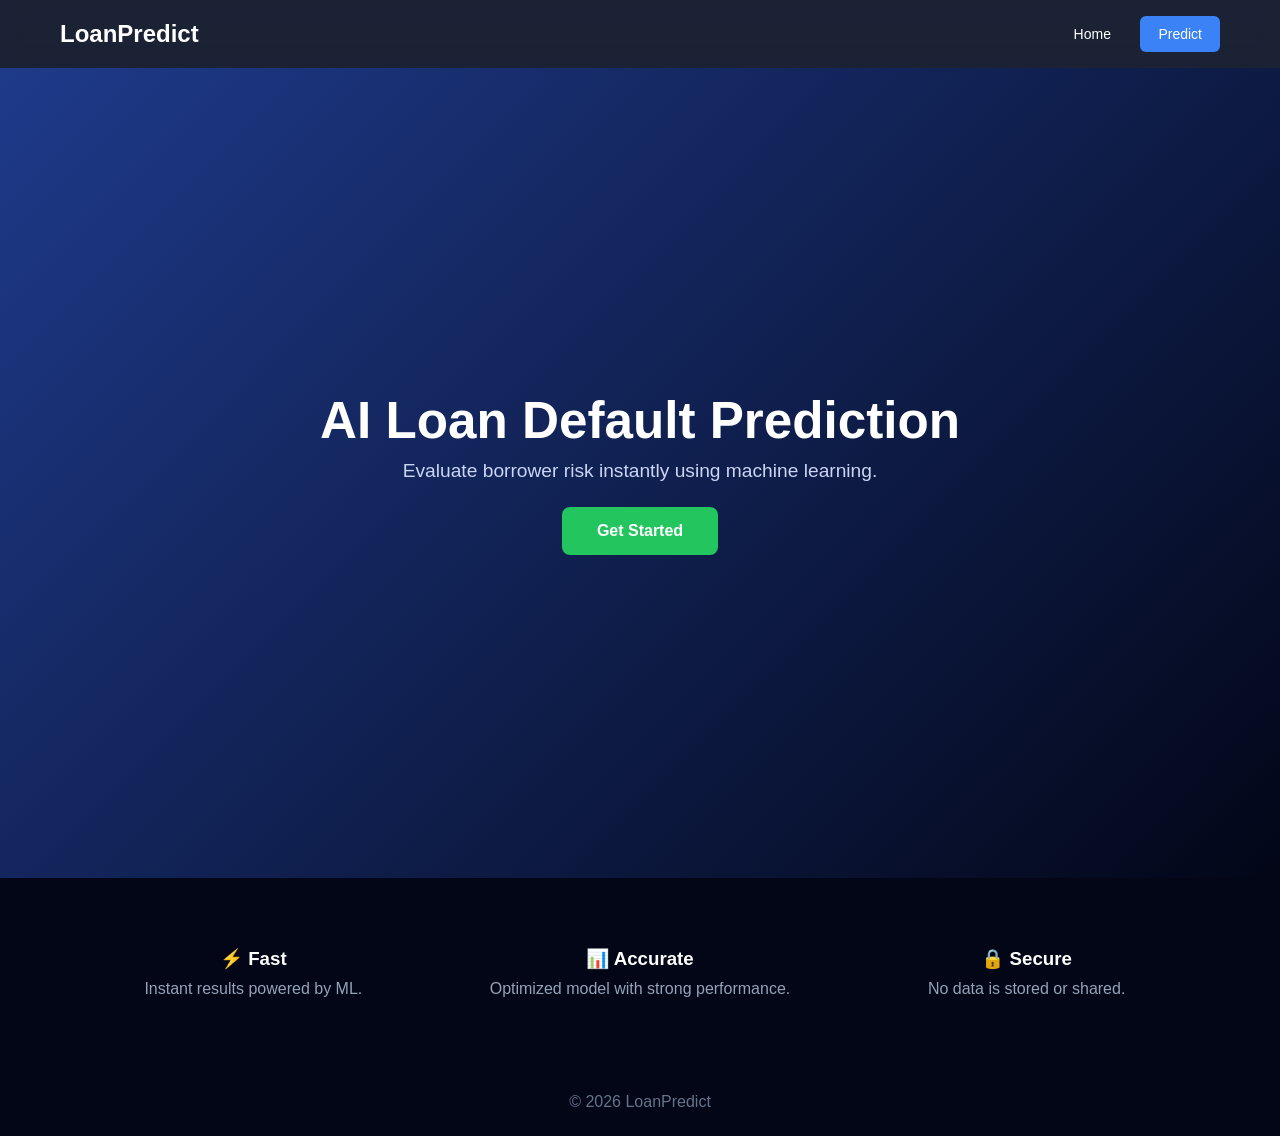
<file: templates/index.html>
<!DOCTYPE html>
<html lang="en">
<head>
<meta charset="UTF-8">
<meta name="viewport" content="width=device-width, initial-scale=1.0">
<title>LoanPredict</title>

<style>
* {
    margin: 0;
    padding: 0;
    box-sizing: border-box;
}

body {
    font-family: 'Segoe UI', sans-serif;
    background: #0f172a;
    color: white;
}

/* Navbar */
.navbar {
    display: flex;
    justify-content: space-between;
    align-items: center;
    padding: 20px 60px;
    background: rgba(255,255,255,0.05);
    backdrop-filter: blur(12px);
}

.navbar h2 {
    font-weight: 600;
}

.nav-links a {
    color: white;
    text-decoration: none;
    margin-left: 25px;
    font-size: 14px;
}

.nav-links a:last-child {
    background: #3b82f6;
    padding: 10px 18px;
    border-radius: 6px;
}

/* Hero */
.hero {
    height: 90vh;
    display: flex;
    flex-direction: column;
    justify-content: center;
    align-items: center;
    background: linear-gradient(135deg, #1e3a8a, #020617);
    text-align: center;
}

.hero h1 {
    font-size: 3.2rem;
    margin-bottom: 10px;
}

.hero p {
    color: #cbd5f5;
    font-size: 1.2rem;
}

.hero .btn {
    margin-top: 25px;
    padding: 15px 35px;
    background: #22c55e;
    border-radius: 8px;
    text-decoration: none;
    color: white;
    font-weight: 600;
}

/* Features */
.features {
    display: flex;
    justify-content: space-around;
    padding: 70px 60px;
    background: #020617;
}

.feature {
    width: 30%;
    text-align: center;
}

.feature h3 {
    margin-bottom: 10px;
}

.feature p {
    color: #94a3b8;
}

/* Footer */
.footer {
    text-align: center;
    padding: 25px;
    background: #020617;
    color: #64748b;
}
</style>

</head>

<body>

<!-- Navbar -->
<div class="navbar">
    <h2>LoanPredict</h2>
    <div class="nav-links">
        <a href="/">Home</a>
        <a href="/predict">Predict</a>
    </div>
</div>

<!-- Hero -->
<div class="hero">
    <h1>AI Loan Default Prediction</h1>
    <p>Evaluate borrower risk instantly using machine learning.</p>
    <a href="/predict" class="btn">Get Started</a>
</div>

<!-- Features -->
<div class="features">
    <div class="feature">
        <h3>⚡ Fast</h3>
        <p>Instant results powered by ML.</p>
    </div>
    <div class="feature">
        <h3>📊 Accurate</h3>
        <p>Optimized model with strong performance.</p>
    </div>
    <div class="feature">
        <h3>🔒 Secure</h3>
        <p>No data is stored or shared.</p>
    </div>
</div>

<!-- Footer -->
<div class="footer">
    © 2026 LoanPredict
</div>

</body>
</html>
</file>
